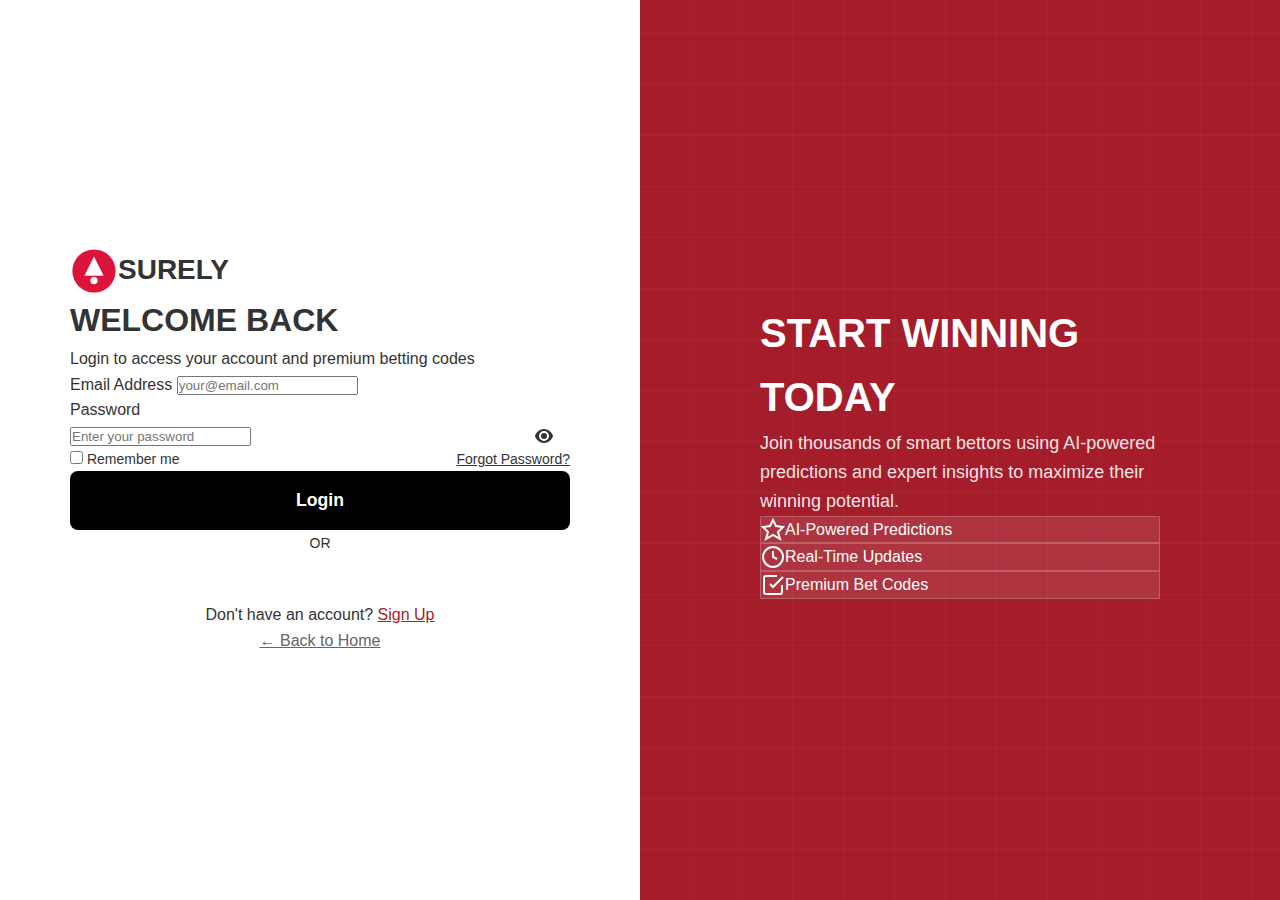
<file: pages/login.html>
<!DOCTYPE html>
<html lang="en">
<head>
  <meta charset="UTF-8">
  <meta name="viewport" content="width=device-width, initial-scale=1.0">
  <title>Login - Surely</title>
  
  <!-- Fonts -->
  <link rel="preconnect" href="https://fonts.googleapis.com">
  <link rel="preconnect" href="https://fonts.gstatic.com" crossorigin>
  <link href="https://fonts.googleapis.com/css2?family=Rajdhani:wght@400;600;700&family=Inter:wght@400;500;600;700&display=swap" rel="stylesheet">
  
  <!-- Styles -->
  <link rel="stylesheet" href="../css/style.css">
  <link rel="stylesheet" href="../css/auth.css">
</head>
<body>
  
  <div class="auth-container">
    <div class="auth-card">
      <!-- Logo -->
      <div class="auth-logo">
        <svg viewBox="0 0 40 40" fill="none">
          <circle cx="20" cy="20" r="18" fill="#DC143C"/>
          <path d="M20 8 L12 24 L28 24 Z" fill="white"/>
          <circle cx="20" cy="28" r="3" fill="white"/>
        </svg>
        <span>SURELY</span>
      </div>
      
      <!-- Title -->
      <div class="auth-header">
        <h1>WELCOME BACK</h1>
        <p>Login to access your account and premium betting codes</p>
      </div>
      
      <!-- Alert Messages -->
      <div id="alert-container"></div>
      
      <!-- Login Form -->
      <form id="login-form" class="auth-form">
        <div class="form-group">
          <label for="email" class="form-label">Email Address</label>
          <input 
            type="email" 
            id="email" 
            name="email" 
            class="form-input" 
            placeholder="your@email.com"
            required
            autocomplete="email"
          >
          <span class="form-error" id="email-error"></span>
        </div>
        
        <div class="form-group">
          <label for="password" class="form-label">Password</label>
          <div class="password-input-wrapper">
            <input 
              type="password" 
              id="password" 
              name="password" 
              class="form-input" 
              placeholder="Enter your password"
              required
              autocomplete="current-password"
            >
            <button type="button" class="password-toggle" onclick="togglePassword()">
              <svg width="20" height="20" viewBox="0 0 20 20" fill="currentColor">
                <path d="M10 3C5 3 1.73 7.11 1 10c.73 2.89 4 7 9 7s8.27-4.11 9-7c-.73-2.89-4-7-9-7zm0 12a5 5 0 110-10 5 5 0 010 10zm0-8a3 3 0 100 6 3 3 0 000-6z"/>
              </svg>
            </button>
          </div>
          <span class="form-error" id="password-error"></span>
        </div>
        
        <div class="form-options">
          <label class="form-checkbox">
            <input type="checkbox" id="remember-me" name="rememberMe">
            <span>Remember me</span>
          </label>
          
          <a href="#" class="forgot-password">Forgot Password?</a>
        </div>
        
        <button type="submit" class="btn btn-primary btn-block btn-lg" id="login-btn">
          <span id="btn-text">Login</span>
          <span id="btn-loading" class="loading hidden"></span>
        </button>
      </form>
      
      <!-- Divider -->
      <div class="auth-divider">
        <span>OR</span>
      </div>
      
      <!-- Social Login (Optional - for future implementation) -->
      <div class="social-login">
        <button class="btn btn-secondary btn-block" disabled>
          <svg width="20" height="20" viewBox="0 0 20 20" fill="currentColor">
            <path d="M10 0C4.477 0 0 4.477 0 10c0 4.991 3.657 9.128 8.438 9.879V12.89h-2.54V10h2.54V7.797c0-2.506 1.492-3.89 3.777-3.89 1.094 0 2.238.195 2.238.195v2.46h-1.26c-1.243 0-1.63.771-1.63 1.562V10h2.773l-.443 2.89h-2.33v6.989C16.343 19.129 20 14.99 20 10c0-5.523-4.477-10-10-10z"/>
          </svg>
          Continue with Google (Coming Soon)
        </button>
      </div>
      
      <!-- Register Link -->
      <div class="auth-footer">
        <p>Don't have an account? <a href="./register.html" class="text-primary">Sign Up</a></p>
        <p><a href="../index.html" class="text-secondary">← Back to Home</a></p>
      </div>
    </div>
    
    <!-- Side Panel -->
    <div class="auth-side">
      <div class="side-content">
        <h2>START WINNING TODAY</h2>
        <p>Join thousands of smart bettors using AI-powered predictions and expert insights to maximize their winning potential.</p>
        
        <div class="side-features">
          <div class="side-feature">
            <svg width="24" height="24" viewBox="0 0 24 24" fill="none" stroke="currentColor" stroke-width="2">
              <path d="M12 2L15 8L22 9L17 14L19 21L12 17L5 21L7 14L2 9L9 8L12 2Z"/>
            </svg>
            <span>AI-Powered Predictions</span>
          </div>
          
          <div class="side-feature">
            <svg width="24" height="24" viewBox="0 0 24 24" fill="none" stroke="currentColor" stroke-width="2">
              <circle cx="12" cy="12" r="10"/>
              <path d="M12 6v6l4 2"/>
            </svg>
            <span>Real-Time Updates</span>
          </div>
          
          <div class="side-feature">
            <svg width="24" height="24" viewBox="0 0 24 24" fill="none" stroke="currentColor" stroke-width="2">
              <path d="M9 11l3 3L22 4"/>
              <path d="M21 12v7a2 2 0 01-2 2H5a2 2 0 01-2-2V5a2 2 0 012-2h11"/>
            </svg>
            <span>Premium Bet Codes</span>
          </div>
        </div>
      </div>
    </div>
  </div>

  <!-- Scripts -->
  <script src="../js/config.js"></script>
  <script src="../js/security.js"></script>
  <script src="../services/api.service.js"></script>
  <script src="../services/auth.service.js"></script>
  <script src="../js/router.js"></script>
  <script src="../js/login.js"></script>
</body>
</html>
</file>
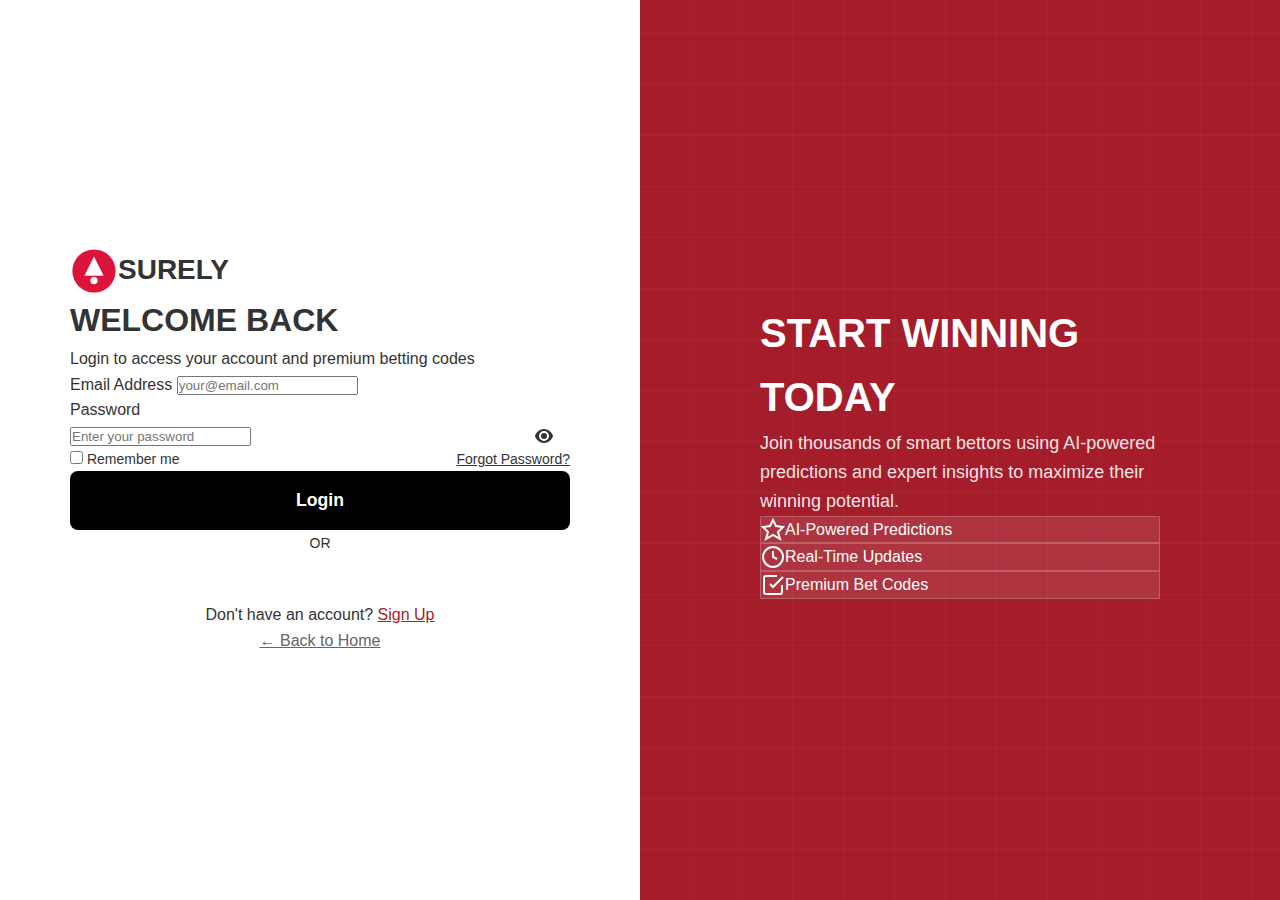
<file: pages/profile.html>
<!DOCTYPE html>
<html lang="en">
<head>
  <meta charset="UTF-8">
  <meta name="viewport" content="width=device-width, initial-scale=1.0">
  <title>Profile - Surely</title>
  
  <!-- Fonts -->
  <link rel="preconnect" href="https://fonts.googleapis.com">
  <link rel="preconnect" href="https://fonts.gstatic.com" crossorigin>
  <link href="https://fonts.googleapis.com/css2?family=Rajdhani:wght@400;600;700&family=Inter:wght@400;500;600;700&display=swap" rel="stylesheet">
  
  <!-- Styles -->
  <link rel="stylesheet" href="../css/style.css">
  <link rel="stylesheet" href="../css/profile.css">
</head>
<body>
  
  <!-- Navigation -->
  <header>
    <nav>
      <a href="../index.html" class="logo-link">
        <img src="../images/logo.png" alt="Surely Logo" class="logo-img">
      </a>
      <ul class="nav-links">
        <li><a href="../index.html">Home</a></li>
        <li><a href="../index.html#features">Features</a></li>
        <li><a href="./subscription.html">Subscription</a></li>
        <li><a href="#" class="active">Profile</a></li>
      </ul>
      <div class="navbar-actions">
        <button class="download-btn" data-logout>Logout</button>
      </div>
    </nav>
  </header>

  <!-- Profile Container -->
  <div class="profile-container">
    <div class="container">
      
      <!-- Page Header -->
      <div class="profile-header">
        <div class="profile-avatar-large">
          <span id="avatar-initials">--</span>
        </div>
        <div class="profile-header-info">
          <h1 id="user-full-name">Loading...</h1>
          <p id="user-email">Loading...</p>
          <div class="profile-status" id="subscription-badge">
            <span class="status-dot"></span>
            <span id="subscription-status">Loading...</span>
          </div>
        </div>
      </div>

      <!-- Alert Container -->
      <div id="alert-container"></div>

      <!-- Profile Sections -->
      <div class="profile-sections">
        
        <!-- Personal Information Card -->
        <div class="profile-card">
          <div class="card-header">
            <h2>Personal Information</h2>
            <button class="btn btn-secondary btn-sm" id="edit-profile-btn" onclick="toggleEditMode()">
              <svg width="16" height="16" viewBox="0 0 16 16" fill="currentColor">
                <path d="M12.854.146a.5.5 0 0 0-.707 0L10.5 1.793 14.207 5.5l1.647-1.646a.5.5 0 0 0 0-.708l-3-3zm.646 6.061L9.793 2.5 3.293 9H3.5a.5.5 0 0 1 .5.5v.5h.5a.5.5 0 0 1 .5.5v.5h.5a.5.5 0 0 1 .5.5v.5h.5a.5.5 0 0 1 .5.5v.207l6.5-6.5zm-7.468 7.468A.5.5 0 0 1 6 13.5V13h-.5a.5.5 0 0 1-.5-.5V12h-.5a.5.5 0 0 1-.5-.5V11h-.5a.5.5 0 0 1-.5-.5V10h-.5a.499.499 0 0 1-.175-.032l-.179.178a.5.5 0 0 0-.11.168l-2 5a.5.5 0 0 0 .65.65l5-2a.5.5 0 0 0 .168-.11l.178-.178z"/>
              </svg>
              Edit
            </button>
          </div>
          
          <form id="profile-form" class="profile-form">
            <div class="form-row">
              <div class="form-group">
                <label for="firstName" class="form-label">First Name</label>
                <input 
                  type="text" 
                  id="firstName" 
                  name="firstName" 
                  class="form-input" 
                  disabled
                  required
                >
                <span class="form-error" id="firstName-error"></span>
              </div>
              
              <div class="form-group">
                <label for="lastName" class="form-label">Last Name</label>
                <input 
                  type="text" 
                  id="lastName" 
                  name="lastName" 
                  class="form-input" 
                  disabled
                  required
                >
                <span class="form-error" id="lastName-error"></span>
              </div>
            </div>
            
            <div class="form-group">
              <label for="email" class="form-label">Email Address</label>
              <input 
                type="email" 
                id="email" 
                name="email" 
                class="form-input" 
                disabled
                required
              >
              <span class="form-error" id="email-error"></span>
            </div>
            
            <div class="form-group">
              <label for="phone" class="form-label">Phone Number</label>
              <input 
                type="tel" 
                id="phone" 
                name="phone" 
                class="form-input" 
                placeholder="+234 XXX XXX XXXX"
                disabled
              >
              <span class="form-error" id="phone-error"></span>
            </div>
            
            <div class="form-actions hidden" id="profile-form-actions">
              <button type="button" class="btn btn-outline" onclick="cancelEditMode()">Cancel</button>
              <button type="submit" class="btn btn-primary" id="save-profile-btn">
                <span id="save-btn-text">Save Changes</span>
                <span id="save-btn-loading" class="loading hidden"></span>
              </button>
            </div>
          </form>
        </div>

        <!-- Subscription Card -->
        <div class="profile-card">
          <div class="card-header">
            <h2>Subscription</h2>
          </div>
          
          <div class="subscription-info" id="subscription-info">
            <div class="subscription-loading">
              <div class="skeleton" style="height: 80px;"></div>
            </div>
          </div>
        </div>

        <!-- Security Card -->
        <div class="profile-card">
          <div class="card-header">
            <h2>Security</h2>
          </div>
          
          <form id="password-form" class="profile-form">
            <div class="form-group">
              <label for="currentPassword" class="form-label">Current Password</label>
              <div class="password-input-wrapper">
                <input 
                  type="password" 
                  id="currentPassword" 
                  name="currentPassword" 
                  class="form-input" 
                  placeholder="Enter current password"
                  required
                >
                <button type="button" class="password-toggle" onclick="togglePasswordField('currentPassword')">
                  <svg width="20" height="20" viewBox="0 0 20 20" fill="currentColor">
                    <path d="M10 3C5 3 1.73 7.11 1 10c.73 2.89 4 7 9 7s8.27-4.11 9-7c-.73-2.89-4-7-9-7zm0 12a5 5 0 110-10 5 5 0 010 10zm0-8a3 3 0 100 6 3 3 0 000-6z"/>
                  </svg>
                </button>
              </div>
              <span class="form-error" id="currentPassword-error"></span>
            </div>
            
            <div class="form-group">
              <label for="newPassword" class="form-label">New Password</label>
              <div class="password-input-wrapper">
                <input 
                  type="password" 
                  id="newPassword" 
                  name="newPassword" 
                  class="form-input" 
                  placeholder="Enter new password"
                  required
                >
                <button type="button" class="password-toggle" onclick="togglePasswordField('newPassword')">
                  <svg width="20" height="20" viewBox="0 0 20 20" fill="currentColor">
                    <path d="M10 3C5 3 1.73 7.11 1 10c.73 2.89 4 7 9 7s8.27-4.11 9-7c-.73-2.89-4-7-9-7zm0 12a5 5 0 110-10 5 5 0 010 10zm0-8a3 3 0 100 6 3 3 0 000-6z"/>
                  </svg>
                </button>
              </div>
              <div class="password-requirements">
                <small>Password must contain at least 8 characters, 1 uppercase, 1 lowercase, and 1 number</small>
              </div>
              <span class="form-error" id="newPassword-error"></span>
            </div>
            
            <div class="form-group">
              <label for="confirmPassword" class="form-label">Confirm New Password</label>
              <div class="password-input-wrapper">
                <input 
                  type="password" 
                  id="confirmPassword" 
                  name="confirmPassword" 
                  class="form-input" 
                  placeholder="Confirm new password"
                  required
                >
                <button type="button" class="password-toggle" onclick="togglePasswordField('confirmPassword')">
                  <svg width="20" height="20" viewBox="0 0 20 20" fill="currentColor">
                    <path d="M10 3C5 3 1.73 7.11 1 10c.73 2.89 4 7 9 7s8.27-4.11 9-7c-.73-2.89-4-7-9-7zm0 12a5 5 0 110-10 5 5 0 010 10zm0-8a3 3 0 100 6 3 3 0 000-6z"/>
                  </svg>
                </button>
              </div>
              <span class="form-error" id="confirmPassword-error"></span>
            </div>
            
            <button type="submit" class="btn btn-primary" id="change-password-btn">
              <span id="password-btn-text">Change Password</span>
              <span id="password-btn-loading" class="loading hidden"></span>
            </button>
          </form>
        </div>

        <!-- Account Actions Card -->
        <div class="profile-card">
          <div class="card-header">
            <h2>Account Actions</h2>
          </div>
          
          <div class="account-actions">
            <button class="btn btn-outline btn-block" data-logout>
              <svg width="20" height="20" viewBox="0 0 20 20" fill="currentColor">
                <path d="M3 3a1 1 0 0 1 1-1h12a1 1 0 0 1 1 1v3a1 1 0 1 1-2 0V4H5v12h10v-2a1 1 0 1 1 2 0v3a1 1 0 0 1-1 1H4a1 1 0 0 1-1-1V3z"/>
                <path d="M13 10l4-4-4-4v3H7a1 1 0 1 0 0 2h6v3z"/>
              </svg>
              Logout
            </button>
          </div>
        </div>

      </div>
    </div>
  </div>

  <!-- Footer -->
  <footer>
    <div class="footer-content">
      <div class="footer-bottom">
        <div class="footer-copyright">Copyright © 2025 Surely. All rights reserved.</div>
      </div>
    </div>
  </footer>

  <!-- Scripts -->
  <script src="../js/config.js"></script>
  <script src="../js/security.js"></script>
  <script src="../services/api.service.js"></script>
  <script src="../services/auth.service.js"></script>
  <script src="../js/router.js"></script>
  <script src="../js/profile.js"></script>
</body>
</html>
</file>
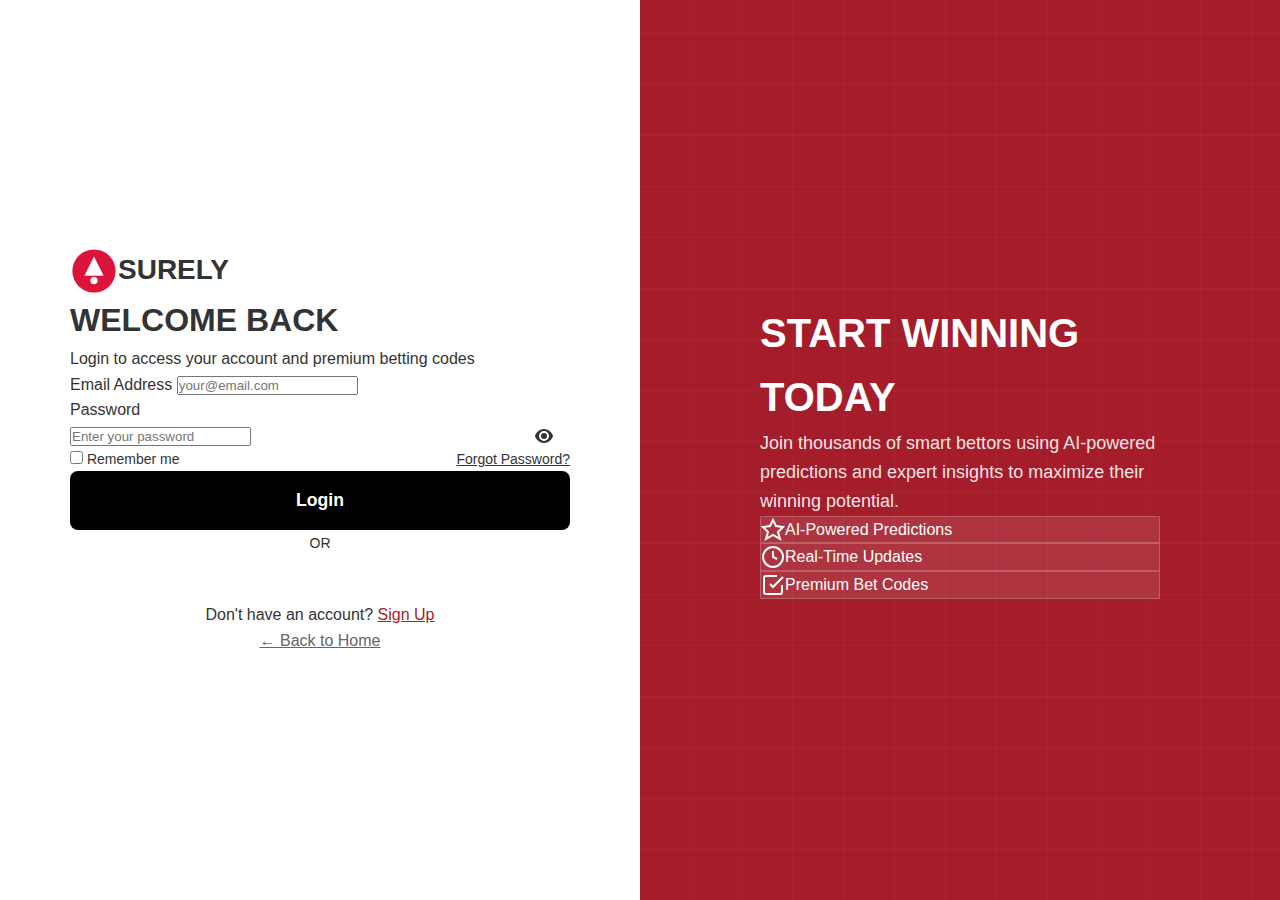
<file: pages/subscription.html>
<!DOCTYPE html>
<html lang="en">
<head>
  <meta charset="UTF-8">
  <meta name="viewport" content="width=device-width, initial-scale=1.0">
  <title>Subscription - Surely</title>
  
  <!-- Fonts -->
  <link rel="preconnect" href="https://fonts.googleapis.com">
  <link rel="preconnect" href="https://fonts.gstatic.com" crossorigin>
  <link href="https://fonts.googleapis.com/css2?family=Rajdhani:wght@400;600;700&family=Inter:wght@400;500;600;700&display=swap" rel="stylesheet">
  
  <!-- Styles -->
  <link rel="stylesheet" href="../css/style.css">
  <link rel="stylesheet" href="../css/subscription.css">
</head>
<body>
  
  <!-- Navigation -->
  <header>
    <nav>
      <a href="../index.html" class="logo-link">
        <img src="../images/logo.png" alt="Surely Logo" class="logo-img">
      </a>
      <ul class="nav-links">
        <li><a href="../index.html">Home</a></li>
        <li><a href="../index.html#features">Features</a></li>
        <li><a href="#" class="active">Subscription</a></li>
        <li><a href="./profile.html">Profile</a></li>
      </ul>
      <div class="navbar-actions">
        <a href="../index.html" class="download-btn">Go to Home</a>
        <button class="download-btn" data-logout>Logout</button>
      </div>
    </nav>
  </header>

  <!-- Subscription Container -->
  <div class="profile-container">
    <div class="container">
      
      <!-- Alert Container -->
      <div id="alert-container"></div>

      <!-- Payment Status Section (shown after redirect) -->
      <div id="payment-status-container" class="hidden"></div>

      <!-- Current Subscription Section - Always shown at top -->
      <div id="current-subscription-section" class="subscription-status-card">
        <div id="current-subscription-content">
          <div class="skeleton" style="height: 200px;"></div>
        </div>
      </div>

      <!-- Pricing Plans Section -->
      <div id="pricing-section">
        <!-- Page Header -->
        <div class="section-header">
          <h2>UPGRADE TO PRO</h2>
          <p>Choose the plan that works best for you. Select your preferred payment type below.</p>
        </div>

        <!-- Loading State -->
        <div id="pricing-loading" class="plans-grid">
          <div class="plan-card skeleton" style="height: 400px;"></div>
          <div class="plan-card skeleton" style="height: 400px;"></div>
        </div>

        <!-- Plans Grid (populated dynamically) -->
        <div id="plans-container" class="plans-grid hidden"></div>
      </div>

      <!-- Payment History Section -->
      <div id="payment-history-section" class="payment-history-card">
        <div class="payment-history-header">
          <div class="header-left">
            <svg width="24" height="24" viewBox="0 0 24 24" fill="none" stroke="currentColor" stroke-width="2">
              <line x1="12" y1="1" x2="12" y2="23"/>
              <path d="M17 5H9.5a3.5 3.5 0 0 0 0 7h5a3.5 3.5 0 0 1 0 7H6"/>
            </svg>
            <h3>Payment History</h3>
          </div>
          <button class="btn btn-secondary btn-sm" onclick="loadPaymentHistory()">
            <svg width="16" height="16" viewBox="0 0 16 16" fill="currentColor">
              <path d="M8 3a5 5 0 1 0 4.546 2.914.5.5 0 0 1 .908-.417A6 6 0 1 1 8 2v1z"/>
              <path d="M8 4.466V.534a.25.25 0 0 1 .41-.192l2.36 1.966c.12.1.12.284 0 .384L8.41 4.658A.25.25 0 0 1 8 4.466z"/>
            </svg>
            Refresh
          </button>
        </div>
        
        <div id="payment-history-content">
          <div class="skeleton" style="height: 200px;"></div>
        </div>
      </div>

    </div>
  </div>

  <!-- Payment Type Modal -->
  <div id="payment-type-modal" class="modal hidden">
    <div class="modal-overlay" onclick="closePaymentTypeModal()"></div>
    <div class="modal-content">
      <div class="modal-header">
        <h3>Select Payment Type</h3>
        <button class="modal-close" onclick="closePaymentTypeModal()">×</button>
      </div>
      <div class="modal-body">
        <p class="modal-description">Choose how you'd like to handle your subscription:</p>
        
        <div class="payment-type-options">
          <div class="payment-type-card" onclick="selectPaymentType('auto-renew')">
            <div class="payment-type-icon">
              <svg width="32" height="32" viewBox="0 0 24 24" fill="none" stroke="currentColor" stroke-width="2">
                <path d="M23 4v6h-6"/>
                <path d="M1 20v-6h6"/>
                <path d="M3.51 9a9 9 0 0114.85-3.36L23 10M1 14l4.64 4.36A9 9 0 0020.49 15"/>
              </svg>
            </div>
            <div class="payment-type-info">
              <h4>Auto-Renewing</h4>
              <p>Automatically renews at the end of each period. Cancel anytime.</p>
              <span class="recommended-badge">Recommended</span>
            </div>
          </div>
          
          <div class="payment-type-card" onclick="selectPaymentType('one-time')">
            <div class="payment-type-icon">
              <svg width="32" height="32" viewBox="0 0 24 24" fill="none" stroke="currentColor" stroke-width="2">
                <rect x="2" y="5" width="20" height="14" rx="2"/>
                <line x1="2" y1="10" x2="22" y2="10"/>
              </svg>
            </div>
            <div class="payment-type-info">
              <h4>One-Time Payment</h4>
              <p>Pay once for the selected period. Manual renewal required.</p>
            </div>
          </div>
        </div>
      </div>
    </div>
  </div>

  <!-- Footer -->
  <footer>
    <div class="footer-content">
      <div class="footer-bottom">
        <div class="footer-copyright">Copyright © 2025 Surely. All rights reserved.</div>
      </div>
    </div>
  </footer>

  <!-- Scripts -->
  <script src="../js/config.js"></script>
  <script src="../js/security.js"></script>
  <script src="../services/api.service.js"></script>
  <script src="../services/auth.service.js"></script>
  <script src="../js/router.js"></script>
  <script src="../js/subscription.js"></script>
</body>
</html>
</file>
<file: css/auth.css>
/**
 * Authentication Pages Styles
 * Login, Register pages
 */

.auth-container {
  min-height: 100vh;
  display: grid;
  grid-template-columns: 1fr 1fr;
  background: white;
}

.auth-card {
  display: flex;
  flex-direction: column;
  justify-content: center;
  padding: var(--spacing-2xl);
  max-width: 500px;
  margin: 0 auto;
  width: 100%;
}

.auth-logo {
  display: flex;
  align-items: center;
  gap: var(--spacing-sm);
  margin-bottom: var(--spacing-xl);
  font-family: var(--font-primary);
  font-size: 1.75rem;
  font-weight: 700;
  text-transform: uppercase;
  color: var(--color-text-primary);
}

.auth-logo svg {
  width: 48px;
  height: 48px;
}

.auth-header {
  margin-bottom: var(--spacing-xl);
}

.auth-header h1 {
  margin-bottom: var(--spacing-sm);
  font-size: 2rem;
  text-transform: uppercase;
  font-weight: 700;
}

.auth-header p {
  color: var(--color-text-secondary);
  font-size: 1rem;
}

.auth-form {
  margin-bottom: var(--spacing-lg);
}

.password-input-wrapper {
  position: relative;
}

.password-toggle {
  position: absolute;
  right: 1rem;
  top: 50%;
  transform: translateY(-50%);
  background: none;
  border: none;
  color: var(--color-text-tertiary);
  cursor: pointer;
  padding: 0;
  display: flex;
  align-items: center;
}

.password-toggle:hover {
  color: var(--color-primary);
}

.form-options {
  display: flex;
  justify-content: space-between;
  align-items: center;
  margin-bottom: var(--spacing-lg);
  font-size: 0.875rem;
}

.forgot-password {
  color: var(--color-primary);
}

.auth-divider {
  position: relative;
  text-align: center;
  margin: var(--spacing-lg) 0;
}

.auth-divider::before,
.auth-divider::after {
  content: '';
  position: absolute;
  top: 50%;
  width: 45%;
  height: 1px;
  background: var(--color-border);
}

.auth-divider::before {
  left: 0;
}

.auth-divider::after {
  right: 0;
}

.auth-divider span {
  background: white;
  padding: 0 var(--spacing-sm);
  color: var(--color-text-tertiary);
  font-size: 0.875rem;
}

.social-login {
  margin-bottom: var(--spacing-lg);
}

.auth-footer {
  text-align: center;
  color: var(--color-text-secondary);
}

.auth-footer p {
  margin-bottom: var(--spacing-xs);
}

/* Side Panel */
.auth-side {
  background: #a51d2a;
  display: flex;
  align-items: center;
  justify-content: center;
  padding: var(--spacing-2xl);
  position: relative;
  overflow: hidden;
}

.auth-side::before {
  content: '';
  position: absolute;
  top: 0;
  left: 0;
  right: 0;
  bottom: 0;
  background-image: 
    repeating-linear-gradient(
      0deg,
      transparent,
      transparent 50px,
      rgba(255,255,255,0.03) 50px,
      rgba(255,255,255,0.03) 51px
    ),
    repeating-linear-gradient(
      90deg,
      transparent,
      transparent 50px,
      rgba(255,255,255,0.03) 50px,
      rgba(255,255,255,0.03) 51px
    );
}

.side-content {
  position: relative;
  z-index: 1;
  max-width: 400px;
  color: white;
}

.side-content h2 {
  margin-bottom: var(--spacing-md);
  font-size: 2.5rem;
  color: white;
  text-transform: uppercase;
  font-weight: 900;
}

.side-content p {
  font-size: 1.125rem;
  margin-bottom: var(--spacing-xl);
  color: rgba(255, 255, 255, 0.9);
}

.side-features {
  display: flex;
  flex-direction: column;
  gap: var(--spacing-md);
}

.side-feature {
  display: flex;
  align-items: center;
  gap: var(--spacing-md);
  padding: var(--spacing-md);
  background: rgba(255, 255, 255, 0.1);
  border: 1px solid rgba(255, 255, 255, 0.2);
  border-radius: var(--radius-md);
  color: white;
}

.side-feature svg {
  flex-shrink: 0;
  color: white;
}

.password-requirements {
  margin-top: var(--spacing-sm);
  padding: var(--spacing-sm);
  background: #f5f5f5;
  border-radius: var(--radius-md);
  font-size: 0.875rem;
}

.password-requirements ul {
  list-style: none;
  padding-left: 0;
}

.password-requirements li {
  padding: 0.25rem 0;
  color: var(--color-text-tertiary);
}

.password-requirements li.valid {
  color: var(--color-success);
}

.password-requirements li::before {
  content: '○ ';
  margin-right: 0.5rem;
}

.password-requirements li.valid::before {
  content: '✓ ';
}

@media (max-width: 1024px) {
  .auth-container {
    grid-template-columns: 1fr;
  }
  
  .auth-side {
    display: none;
  }
  
  .auth-card {
    padding: var(--spacing-lg);
  }
}
</file>
<file: css/profile.css>
/**
 * Profile Page Styles
 */

.profile-container {
  min-height: calc(100vh - 80px);
  padding: 2rem 0 4rem;
  background: linear-gradient(135deg, #0a0a0a 0%, #1a1a1a 100%);
}

/* Profile Header */
.profile-header {
  display: flex;
  align-items: center;
  gap: 2rem;
  margin-bottom: 3rem;
  padding: 2rem;
  background: rgba(255, 255, 255, 0.03);
  border-radius: 16px;
  border: 1px solid rgba(220, 20, 60, 0.2);
}

.profile-avatar-large {
  width: 120px;
  height: 120px;
  border-radius: 50%;
  background: linear-gradient(135deg, #DC143C, #a00f2e);
  display: flex;
  align-items: center;
  justify-content: center;
  font-size: 2.5rem;
  font-weight: 700;
  color: white;
  font-family: 'Rajdhani', sans-serif;
  box-shadow: 0 8px 24px rgba(220, 20, 60, 0.3);
  flex-shrink: 0;
}

.profile-header-info {
  flex: 1;
}

.profile-header-info h1 {
  font-family: 'Rajdhani', sans-serif;
  font-size: 2.5rem;
  font-weight: 700;
  color: white;
  margin: 0 0 0.5rem 0;
}

.profile-header-info p {
  color: rgba(255, 255, 255, 0.6);
  font-size: 1rem;
  margin: 0 0 1rem 0;
}

.profile-status {
  display: inline-flex;
  align-items: center;
  gap: 0.5rem;
  padding: 0.5rem 1rem;
  background: rgba(255, 255, 255, 0.05);
  border-radius: 8px;
  border: 1px solid rgba(255, 255, 255, 0.1);
  font-size: 0.875rem;
  color: rgba(255, 255, 255, 0.8);
}

.profile-status.status-pro {
  background: rgba(220, 20, 60, 0.1);
  border-color: rgba(220, 20, 60, 0.3);
  color: #DC143C;
}

.status-dot {
  width: 8px;
  height: 8px;
  border-radius: 50%;
  background: rgba(255, 255, 255, 0.4);
}

.status-pro .status-dot {
  background: #DC143C;
  box-shadow: 0 0 8px rgba(220, 20, 60, 0.6);
}

/* Profile Sections */
.profile-sections {
  display: grid;
  gap: 2rem;
}

/* Profile Card */
.profile-card {
  background: rgba(255, 255, 255, 0.03);
  border-radius: 16px;
  border: 1px solid rgba(255, 255, 255, 0.1);
  overflow: hidden;
  transition: all 0.3s ease;
}

.profile-card:hover {
  border-color: rgba(220, 20, 60, 0.3);
  box-shadow: 0 8px 32px rgba(0, 0, 0, 0.3);
}

.card-header {
  display: flex;
  justify-content: space-between;
  align-items: center;
  padding: 1.5rem 2rem;
  border-bottom: 1px solid rgba(255, 255, 255, 0.1);
}

.card-header h2 {
  font-family: 'Rajdhani', sans-serif;
  font-size: 1.5rem;
  font-weight: 700;
  color: white;
  margin: 0;
}

/* Profile Form */
.profile-form {
  padding: 2rem;
}

.form-row {
  display: grid;
  grid-template-columns: 1fr 1fr;
  gap: 1.5rem;
  margin-bottom: 1.5rem;
}

.form-actions {
  display: flex;
  gap: 1rem;
  margin-top: 2rem;
  padding-top: 2rem;
  border-top: 1px solid rgba(255, 255, 255, 0.1);
}

.form-actions .btn {
  flex: 1;
}

/* Subscription Info */
.subscription-info {
  padding: 2rem;
}

.subscription-loading {
  min-height: 200px;
  display: flex;
  align-items: center;
  justify-content: center;
}

.subscription-details {
  margin-bottom: 2rem;
}

.subscription-row {
  display: flex;
  justify-content: space-between;
  align-items: center;
  padding: 1rem 0;
  border-bottom: 1px solid rgba(255, 255, 255, 0.05);
}

.subscription-row:last-child {
  border-bottom: none;
}

.subscription-row .label {
  color: rgba(255, 255, 255, 0.6);
  font-size: 0.875rem;
  font-weight: 500;
}

.subscription-row .value {
  color: white;
  font-weight: 600;
}

.subscription-row .value.status-active {
  color: #4CAF50;
}

.subscription-row .value.status-cancelled {
  color: #FF9800;
}

.subscription-row .value.status-expired {
  color: #F44336;
}

.subscription-message {
  background: rgba(220, 20, 60, 0.05);
  border: 1px solid rgba(220, 20, 60, 0.2);
  border-radius: 12px;
  padding: 1.5rem;
  margin-bottom: 1.5rem;
}

.subscription-message p {
  color: rgba(255, 255, 255, 0.9);
  margin: 0 0 1rem 0;
  font-weight: 600;
}

.subscription-message ul {
  list-style: none;
  padding: 0;
  margin: 0;
}

.subscription-message li {
  color: rgba(255, 255, 255, 0.7);
  padding: 0.5rem 0;
  font-size: 0.875rem;
}

.subscription-actions {
  display: flex;
  flex-direction: column;
  gap: 1rem;
}

/* Password Requirements */
.password-requirements {
  margin-top: 0.5rem;
}

.password-requirements small {
  color: rgba(255, 255, 255, 0.5);
  font-size: 0.75rem;
  line-height: 1.4;
}

/* Account Actions */
.account-actions {
  padding: 2rem;
}

/* Alert Styles */
.alert {
  padding: 1rem 1.5rem;
  border-radius: 12px;
  margin-bottom: 2rem;
  font-size: 0.875rem;
  font-weight: 500;
  animation: slideDown 0.3s ease;
}

@keyframes slideDown {
  from {
    opacity: 0;
    transform: translateY(-10px);
  }
  to {
    opacity: 1;
    transform: translateY(0);
  }
}

.alert-success {
  background: rgba(76, 175, 80, 0.1);
  border: 1px solid rgba(76, 175, 80, 0.3);
  color: #4CAF50;
}

.alert-error {
  background: rgba(244, 67, 54, 0.1);
  border: 1px solid rgba(244, 67, 54, 0.3);
  color: #F44336;
}

.alert-info {
  background: rgba(33, 150, 243, 0.1);
  border: 1px solid rgba(33, 150, 243, 0.3);
  color: #2196F3;
}

/* Responsive Design */
@media (max-width: 768px) {
  .profile-header {
    flex-direction: column;
    text-align: center;
    padding: 1.5rem;
  }
  
  .profile-avatar-large {
    width: 100px;
    height: 100px;
    font-size: 2rem;
  }
  
  .profile-header-info h1 {
    font-size: 2rem;
  }
  
  .form-row {
    grid-template-columns: 1fr;
  }
  
  .profile-form {
    padding: 1.5rem;
  }
  
  .subscription-info {
    padding: 1.5rem;
  }
  
  .form-actions {
    flex-direction: column;
  }
}

/* Loading States */
.skeleton {
  background: linear-gradient(
    90deg,
    rgba(255, 255, 255, 0.03) 0%,
    rgba(255, 255, 255, 0.06) 50%,
    rgba(255, 255, 255, 0.03) 100%
  );
  background-size: 200% 100%;
  animation: skeleton-loading 1.5s infinite;
  border-radius: 8px;
}

@keyframes skeleton-loading {
  0% {
    background-position: 200% 0;
  }
  100% {
    background-position: -200% 0;
  }
}

.loading {
  display: inline-block;
  width: 20px;
  height: 20px;
  border: 3px solid rgba(255, 255, 255, 0.2);
  border-top-color: white;
  border-radius: 50%;
  animation: spin 0.8s linear infinite;
}

@keyframes spin {
  to {
    transform: rotate(360deg);
  }
}

.hidden {
  display: none !important;
}
</file>
<file: css/subscription.css>
/**
 * Subscription Page Styles - Enhanced with Animations and Modal
 * UPDATED: Added cancel subscription button styles
 */

/* ============================
   ANIMATIONS
   ============================ */
@keyframes slideInUp {
  from {
    opacity: 0;
    transform: translateY(20px);
  }
  to {
    opacity: 1;
    transform: translateY(0);
  }
}

@keyframes fadeIn {
  from {
    opacity: 0;
  }
  to {
    opacity: 1;
  }
}

@keyframes slideInDown {
  from {
    opacity: 0;
    transform: translateY(-20px);
  }
  to {
    opacity: 1;
    transform: translateY(0);
  }
}

/* ============================
   HEADER NAVIGATION
   ============================ */
header {
  position: fixed;
  top: 0;
  width: 100%;
  background: rgba(165, 29, 42, 0.95);
  padding: 1rem 2rem;
  z-index: 1000;
  backdrop-filter: blur(10px);
}

nav {
  display: flex;
  justify-content: space-between;
  align-items: center;
  max-width: 1400px;
  margin: 0 auto;
}

.logo-link {
  text-decoration: none;
  display: flex;
  align-items: center;
}

.logo-img {
  height: 50px;
  width: auto;
  max-width: 200px;
  object-fit: contain;
}

.nav-links {
  display: flex;
  list-style: none;
  gap: 2.5rem;
  align-items: center;
}

.nav-links a {
  color: white;
  text-decoration: none;
  font-size: 1rem;
  opacity: 0.9;
  transition: opacity 0.3s;
}

.nav-links a:hover,
.nav-links a.active {
  opacity: 1;
}

.navbar-actions {
  display: flex;
  align-items: center;
  gap: 1rem;
}

.download-btn {
  background: transparent;
  border: 2px solid white;
  color: white;
  padding: 0.7rem 1.5rem;
  border-radius: 30px;
  cursor: pointer;
  display: flex;
  align-items: center;
  gap: 0.5rem;
  font-size: 1rem;
  transition: all 0.3s;
  text-decoration: none;
}

.download-btn:hover {
  background: white;
  color: #a51d2a;
}

/* ============================
   SUBSCRIPTION CONTAINER
   ============================ */
.profile-container {
  min-height: calc(100vh - 80px);
  padding: 150px 0 4rem;
  background: #f5f5f5;
}

.section-header {
  text-align: center;
  max-width: 900px;
  margin: 0 auto 4rem;
}

.section-header h2 {
  font-size: 3rem;
  margin-bottom: 1rem;
  color: #333;
  text-transform: uppercase;
  font-weight: 700;
}

.section-header p {
  font-size: 1.1rem;
  line-height: 1.8;
  color: #666;
}

/* ============================
   CURRENT SUBSCRIPTION STATUS CARD
   ============================ */
.subscription-status-card {
  background: white;
  border-radius: 20px;
  border: 1px solid #E0E0E0;
  padding: 2rem;
  margin-bottom: 3rem;
  box-shadow: 0 5px 20px rgba(0, 0, 0, 0.05);
  animation: slideInDown 0.5s ease;
}

.current-subscription-header {
  margin-bottom: 2rem;
}

.subscription-status-badge {
  display: inline-flex;
  align-items: center;
  gap: 0.5rem;
  padding: 0.5rem 1rem;
  background: rgba(16, 185, 129, 0.1);
  border: 1px solid rgba(16, 185, 129, 0.3);
  border-radius: 8px;
  color: #10b981;
  font-size: 0.875rem;
  font-weight: 600;
  margin-bottom: 1rem;
}

.current-subscription-header h3 {
  font-size: 1.5rem;
  font-weight: 700;
  color: #333;
  margin: 0;
  text-transform: uppercase;
}

.subscription-stats-grid {
  display: grid;
  grid-template-columns: repeat(auto-fit, minmax(200px, 1fr));
  gap: 1.5rem;
}

.sub-stat-card {
  background: linear-gradient(135deg, #ffffff 0%, #f8f9fa 100%);
  border: 1px solid #E0E0E0;
  border-radius: 16px;
  padding: 1.5rem;
  display: flex;
  align-items: center;
  gap: 1rem;
  transition: all 0.3s;
  opacity: 0;
}

.sub-stat-card:hover {
  transform: translateY(-4px);
  box-shadow: 0 8px 16px rgba(0, 0, 0, 0.1);
}

.sub-stat-icon {
  width: 56px;
  height: 56px;
  border-radius: 12px;
  display: flex;
  align-items: center;
  justify-content: center;
  flex-shrink: 0;
  box-shadow: 0 4px 12px rgba(0, 0, 0, 0.15);
}

.sub-stat-info {
  flex: 1;
}

.sub-stat-label {
  font-size: 0.75rem;
  text-transform: uppercase;
  letter-spacing: 0.5px;
  color: #666;
  margin-bottom: 0.25rem;
  font-weight: 600;
}

.sub-stat-value {
  font-size: 1.25rem;
  font-weight: 700;
  color: #333;
}

/* No Subscription Notice */
.no-subscription-notice {
  text-align: center;
  padding: 3rem 2rem;
}

.no-sub-icon {
  width: 80px;
  height: 80px;
  margin: 0 auto 1.5rem;
  background: rgba(165, 29, 42, 0.1);
  border-radius: 50%;
  display: flex;
  align-items: center;
  justify-content: center;
}

.no-subscription-notice h3 {
  font-size: 1.5rem;
  font-weight: 700;
  color: #333;
  margin-bottom: 1rem;
}

.no-subscription-notice p {
  color: #666;
  font-size: 1rem;
}

/* ============================
   SUBSCRIPTION ACTIONS (Cancel)
   ============================ */
.subscription-actions {
  margin-top: 2rem;
  padding-top: 2rem;
  border-top: 2px solid #E0E0E0;
  text-align: center;
}

.btn-cancel-subscription {
  display: inline-flex;
  align-items: center;
  gap: 0.5rem;
  padding: 0.875rem 1.5rem;
  background: transparent;
  border: 2px solid #ef4444;
  border-radius: 12px;
  color: #ef4444;
  font-size: 1rem;
  font-weight: 600;
  cursor: pointer;
  transition: all 0.3s;
  text-decoration: none;
}

.btn-cancel-subscription:hover {
  background: #ef4444;
  color: white;
  transform: translateY(-2px);
  box-shadow: 0 4px 12px rgba(239, 68, 68, 0.3);
}

.btn-cancel-subscription svg {
  flex-shrink: 0;
}

.cancel-info {
  margin-top: 1rem;
  color: #666;
  font-size: 0.875rem;
  font-style: italic;
}

/* Remaining styles continue from document... */
/* ============================
   PRICING PLANS
   ============================ */
.plans-grid {
  display: grid;
  grid-template-columns: repeat(auto-fit, minmax(320px, 1fr));
  gap: 2rem;
  margin-bottom: 3rem;
}

.plan-card {
  position: relative;
  background: white;
  border: 2px solid #E0E0E0;
  border-radius: 20px;
  padding: 2.5rem 2rem;
  transition: all 0.3s;
  box-shadow: 0 5px 20px rgba(0, 0, 0, 0.05);
  animation: slideInUp 0.5s ease;
}

.plan-card:hover {
  border-color: #a51d2a;
  transform: translateY(-4px);
  box-shadow: 0 12px 24px rgba(0, 0, 0, 0.2);
}

.plan-featured {
  border-color: #a51d2a;
  box-shadow: 0 8px 16px rgba(0, 0, 0, 0.15);
}

.plan-badge {
  position: absolute;
  top: -12px;
  right: 2rem;
  background: #a51d2a;
  color: white;
  padding: 0.5rem 1rem;
  border-radius: 30px;
  font-size: 0.75rem;
  font-weight: 700;
  letter-spacing: 0.5px;
  text-transform: uppercase;
}

.plan-card h3 {
  margin-bottom: 1rem;
  font-size: 1.8rem;
  font-weight: 700;
  color: #333;
}

.plan-price {
  display: flex;
  align-items: baseline;
  gap: 0.5rem;
  margin-bottom: 1rem;
}

.price {
  font-family: -apple-system, BlinkMacSystemFont, 'Segoe UI', Roboto, 'Helvetica Neue', Arial, sans-serif;
  font-size: 2.5rem;
  font-weight: 700;
  color: #333;
}

.period {
  color: #808080;
  font-size: 1rem;
}

.plan-desc {
  margin-bottom: 2rem;
  color: #666;
  font-size: 1.05rem;
}

.plan-features {
  list-style: none;
  margin-bottom: 2rem;
  text-align: left;
}

.plan-features li {
  padding: 0.5rem 0;
  color: #666;
  font-size: 1.05rem;
  line-height: 1.6;
}

/* Active Plan Notice */
.active-plan-notice {
  grid-column: 1 / -1;
  text-align: center;
  padding: 4rem 2rem;
  background: white;
  border-radius: 20px;
  border: 2px solid #10b981;
  box-shadow: 0 8px 24px rgba(16, 185, 129, 0.1);
}

.active-plan-icon {
  width: 100px;
  height: 100px;
  margin: 0 auto 2rem;
  background: rgba(16, 185, 129, 0.1);
  border-radius: 50%;
  display: flex;
  align-items: center;
  justify-content: center;
}

.active-plan-notice h3 {
  font-size: 2rem;
  font-weight: 700;
  color: #333;
  margin-bottom: 1rem;
}

.active-plan-notice p {
  color: #666;
  font-size: 1.1rem;
  margin-bottom: 1rem;
}

.active-plan-actions {
  display: flex;
  gap: 1rem;
  justify-content: center;
  margin-top: 2rem;
}

/* ============================
   PAYMENT TYPE MODAL
   ============================ */
.modal {
  position: fixed;
  top: 0;
  left: 0;
  width: 100%;
  height: 100%;
  z-index: 2000;
  display: flex;
  align-items: center;
  justify-content: center;
  animation: fadeIn 0.3s ease;
}

.modal.hidden {
  display: none;
}

.modal-overlay {
  position: absolute;
  top: 0;
  left: 0;
  width: 100%;
  height: 100%;
  background: rgba(0, 0, 0, 0.5);
  backdrop-filter: blur(4px);
}

.modal-content {
  position: relative;
  background: white;
  border-radius: 20px;
  max-width: 600px;
  width: 90%;
  max-height: 90vh;
  overflow-y: auto;
  box-shadow: 0 20px 60px rgba(0, 0, 0, 0.3);
  animation: slideInUp 0.3s ease;
}

.modal-header {
  display: flex;
  justify-content: space-between;
  align-items: center;
  padding: 2rem;
  border-bottom: 1px solid #E0E0E0;
}

.modal-header h3 {
  font-size: 1.5rem;
  font-weight: 700;
  color: #333;
  margin: 0;
}

.modal-close {
  background: none;
  border: none;
  font-size: 2rem;
  color: #666;
  cursor: pointer;
  width: 40px;
  height: 40px;
  display: flex;
  align-items: center;
  justify-content: center;
  border-radius: 8px;
  transition: all 0.3s;
}

.modal-close:hover {
  background: #f5f5f5;
  color: #333;
}

.modal-body {
  padding: 2rem;
}

.modal-description {
  color: #666;
  margin-bottom: 2rem;
  font-size: 1rem;
}

.payment-type-options {
  display: grid;
  gap: 1.5rem;
}

.payment-type-card {
  display: flex;
  gap: 1.5rem;
  padding: 1.5rem;
  border: 2px solid #E0E0E0;
  border-radius: 16px;
  cursor: pointer;
  transition: all 0.3s;
  background: white;
}

.payment-type-card:hover {
  border-color: #a51d2a;
  background: rgba(165, 29, 42, 0.02);
  transform: translateY(-2px);
  box-shadow: 0 4px 12px rgba(0, 0, 0, 0.1);
}

.payment-type-icon {
  width: 64px;
  height: 64px;
  border-radius: 12px;
  background: linear-gradient(135deg, #a51d2a 0%, #d32f2f 100%);
  display: flex;
  align-items: center;
  justify-content: center;
  flex-shrink: 0;
}

.payment-type-icon svg {
  color: white;
}

.payment-type-info {
  flex: 1;
}

.payment-type-info h4 {
  font-size: 1.25rem;
  font-weight: 700;
  color: #333;
  margin: 0 0 0.5rem 0;
}

.payment-type-info p {
  color: #666;
  font-size: 0.95rem;
  margin: 0 0 0.75rem 0;
}

.recommended-badge {
  display: inline-block;
  padding: 0.25rem 0.75rem;
  background: rgba(16, 185, 129, 0.1);
  border: 1px solid rgba(16, 185, 129, 0.3);
  border-radius: 20px;
  color: #10b981;
  font-size: 0.75rem;
  font-weight: 600;
  text-transform: uppercase;
  letter-spacing: 0.5px;
}

/* ============================
   BUTTONS
   ============================ */
.btn-block {
  width: 100%;
}

.btn-primary {
  background: #000;
  color: white;
  padding: 1rem 2rem;
  border: none;
  border-radius: 8px;
  font-size: 1rem;
  font-weight: 600;
  cursor: pointer;
  transition: all 0.3s;
  text-decoration: none;
  display: inline-block;
  text-align: center;
}

.btn-primary:hover {
  transform: translateY(-2px);
  box-shadow: 0 4px 12px rgba(0, 0, 0, 0.2);
}

.btn-outline {
  background: transparent;
  color: #a51d2a;
  border: 2px solid #a51d2a;
  padding: 0.875rem 1.5rem;
  border-radius: 8px;
  font-size: 1rem;
  font-weight: 600;
  cursor: pointer;
  transition: all 0.3s;
  text-decoration: none;
  display: inline-block;
  text-align: center;
}

.btn-outline:hover {
  background: #a51d2a;
  color: white;
}

/* ============================
   LOADING STATES
   ============================ */
.skeleton {
  background: linear-gradient(
    90deg,
    #f0f0f0 0%,
    #e0e0e0 50%,
    #f0f0f0 100%
  );
  background-size: 200% 100%;
  animation: skeleton-loading 1.5s infinite;
  border-radius: 8px;
}

@keyframes skeleton-loading {
  0% {
    background-position: 200% 0;
  }
  100% {
    background-position: -200% 0;
  }
}

.loading {
  display: inline-block;
  width: 40px;
  height: 40px;
  border: 4px solid #E0E0E0;
  border-top-color: #a51d2a;
  border-radius: 50%;
  animation: spin 0.8s linear infinite;
}

@keyframes spin {
  to {
    transform: rotate(360deg);
  }
}

.hidden {
  display: none !important;
}

/* Container */
.container {
  max-width: 1400px;
  margin: 0 auto;
  padding: 0 2rem;
}

/* ============================
   RESPONSIVE DESIGN
   ============================ */
@media (max-width: 968px) {
  .profile-container {
    padding: 120px 1rem 2rem;
  }
  
  .section-header h2 {
    font-size: 2rem;
  }
  
  .plans-grid {
    grid-template-columns: 1fr;
  }
  
  .nav-links {
    display: none;
  }
  
  .navbar-actions {
    gap: 0.5rem;
  }
  
  .download-btn {
    padding: 0.5rem 1rem;
    font-size: 0.875rem;
  }
  
  .subscription-stats-grid {
    grid-template-columns: 1fr;
  }
}

@media (max-width: 640px) {
  .profile-container {
    padding: 100px 1rem 2rem;
  }
  
  .modal-content {
    width: 95%;
  }
  
  .modal-header,
  .modal-body {
    padding: 1.5rem;
  }
  
  .payment-type-card {
    flex-direction: column;
    text-align: center;
  }
  
  .active-plan-actions {
    flex-direction: column;
  }
}
</file>
<file: css/style.css>
/**
 * Surely - Main Stylesheet
 * Matching reference design exactly
 */

/* ============================
   RESET & BASE STYLES
   ============================ */
* {
  margin: 0;
  padding: 0;
  box-sizing: border-box;
}

body {
  font-family: -apple-system, BlinkMacSystemFont, 'Segoe UI', Roboto, 'Helvetica Neue', Arial, sans-serif;
  line-height: 1.6;
  color: #333;
}

/* ============================
   HEADER NAVIGATION
   ============================ */
header {
  position: fixed;
  top: 0;
  width: 100%;
  background: rgba(165, 29, 42, 0.95);
  padding: 1rem 2rem;
  z-index: 1000;
  backdrop-filter: blur(10px);
}

nav {
  display: flex;
  justify-content: space-between;
  align-items: center;
  max-width: 1400px;
  margin: 0 auto;
}

.logo-link {
  text-decoration: none;
  display: flex;
  align-items: center;
}

.logo {
  width: 50px;
  height: 50px;
  background: white;
  border-radius: 50%;
  display: flex;
  align-items: center;
  justify-content: center;
  font-size: 2rem;
  font-weight: bold;
  color: #a51d2a;
}

.logo-img {
  height: 50px;
  width: auto;
  max-width: 200px;
  object-fit: contain;
}

.nav-links {
  display: flex;
  list-style: none;
  gap: 2.5rem;
  align-items: center;
}

.nav-links a {
  color: white;
  text-decoration: none;
  font-size: 1rem;
  opacity: 0.9;
  transition: opacity 0.3s;
}

.nav-links a:hover,
.nav-links a.active {
  opacity: 1;
}

.navbar-actions {
  display: flex;
  align-items: center;
  gap: 1rem;
}

.auth-buttons,
.user-menu {
  display: flex;
  align-items: center;
}

.download-btn {
  background: transparent;
  border: 2px solid white;
  color: white;
  padding: 0.7rem 1.5rem;
  border-radius: 30px;
  cursor: pointer;
  display: flex;
  align-items: center;
  gap: 0.5rem;
  font-size: 1rem;
  transition: all 0.3s;
  text-decoration: none;
}

.download-btn:hover {
  background: white;
  color: #a51d2a;
}

/* ============================
   CONTAINER
   ============================ */
.container {
  max-width: 1400px;
  margin: 0 auto;
  padding: 0 2rem;
}

/* ============================
   BUTTONS
   ============================ */
.btn {
  display: inline-flex;
  align-items: center;
  justify-content: center;
  gap: 0.5rem;
  padding: 0.7rem 1.5rem;
  font-size: 1rem;
  font-weight: 600;
  border: none;
  border-radius: 30px;
  cursor: pointer;
  transition: all 0.3s;
  text-decoration: none;
  white-space: nowrap;
}

.btn-primary {
  background: #000;
  color: white;
  padding: 1.2rem 2.5rem;
  border-radius: 8px;
  font-size: 1.1rem;
}

.btn-primary:hover {
  transform: translateY(-2px);
}

.btn-secondary {
  background: transparent;
  color: white;
  border: 2px solid white;
}

.btn-secondary:hover {
  background: white;
  color: #a51d2a;
}

.btn-outline {
  background: transparent;
  color: #a51d2a;
  border: 2px solid #a51d2a;
}

.btn-outline:hover {
  background: #a51d2a;
  color: white;
}

.btn-sm {
  padding: 0.5rem 1rem;
  font-size: 0.875rem;
}

.btn-block {
  width: 100%;
}

/* ============================
   CODE CARDS
   ============================ */
.code-card {
  background: white;
  border: 1px solid #E0E0E0;
  border-radius: 12px;
  padding: 1.5rem;
  display: grid;
  grid-template-columns: auto 1fr auto;
  gap: 1rem;
  align-items: center;
  transition: all 0.3s;
}

.code-card:hover {
  border-color: #a51d2a;
  box-shadow: 0 4px 8px rgba(0, 0, 0, 0.1);
}

.codes-grid {
  display: grid;
  gap: 1.5rem;
}

/* ============================
   LOADING STATES
   ============================ */
.loading {
  display: inline-block;
  width: 20px;
  height: 20px;
  border: 3px solid #E0E0E0;
  border-top-color: #a51d2a;
  border-radius: 50%;
  animation: spin 1s linear infinite;
}

@keyframes spin {
  to { transform: rotate(360deg); }
}

.skeleton {
  background: linear-gradient(
    90deg,
    #f0f0f0 0%,
    #e0e0e0 50%,
    #f0f0f0 100%
  );
  background-size: 200% 100%;
  animation: shimmer 1.5s infinite;
  border-radius: 8px;
}

@keyframes shimmer {
  0% { background-position: 200% 0; }
  100% { background-position: -200% 0; }
}

/* ============================
   ALERTS
   ============================ */
.alert {
  padding: 1rem 1.5rem;
  border-radius: 8px;
  margin-bottom: 1.5rem;
  border-left: 4px solid;
}

.alert-success {
  background: rgba(76, 175, 80, 0.1);
  border-color: #4CAF50;
  color: #4CAF50;
}

.alert-error {
  background: rgba(255, 23, 68, 0.1);
  border-color: #FF1744;
  color: #FF1744;
}

.alert-warning {
  background: rgba(255, 215, 0, 0.1);
  border-color: #FFD700;
  color: #b8860b;
}

.alert-info {
  background: rgba(0, 184, 255, 0.1);
  border-color: #00B8FF;
  color: #00B8FF;
}

/* ============================
   UTILITY CLASSES
   ============================ */
.hidden {
  display: none;
}

.text-center {
  text-align: center;
}

.text-primary {
  color: #a51d2a;
}

.text-secondary {
  color: #666;
}

/* ============================
   RESPONSIVE
   ============================ */
@media (max-width: 968px) {
  .nav-links {
    display: none;
  }
  
  header {
    padding: 1rem;
  }
  
  .container {
    padding: 0 1rem;
  }
}

@media (max-width: 640px) {
  .container {
    padding: 0 1rem;
  }
}
</file>
